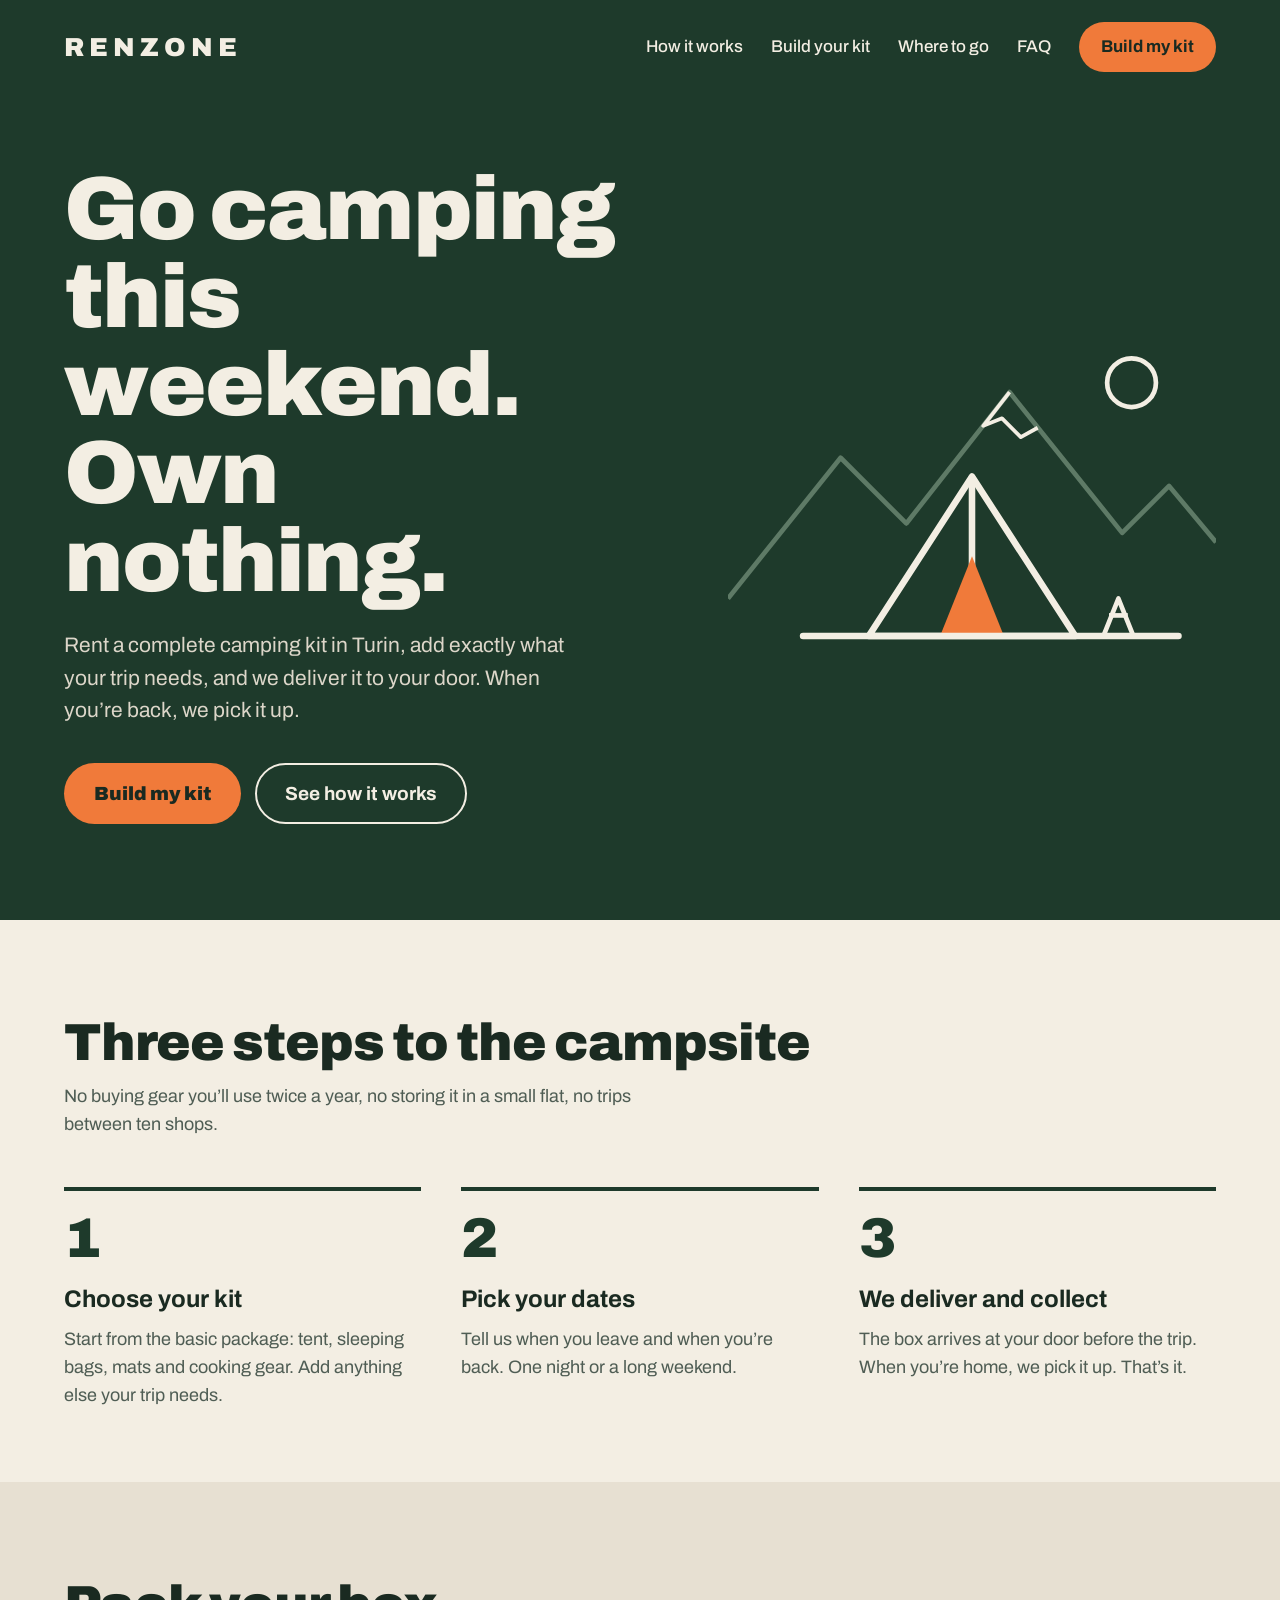
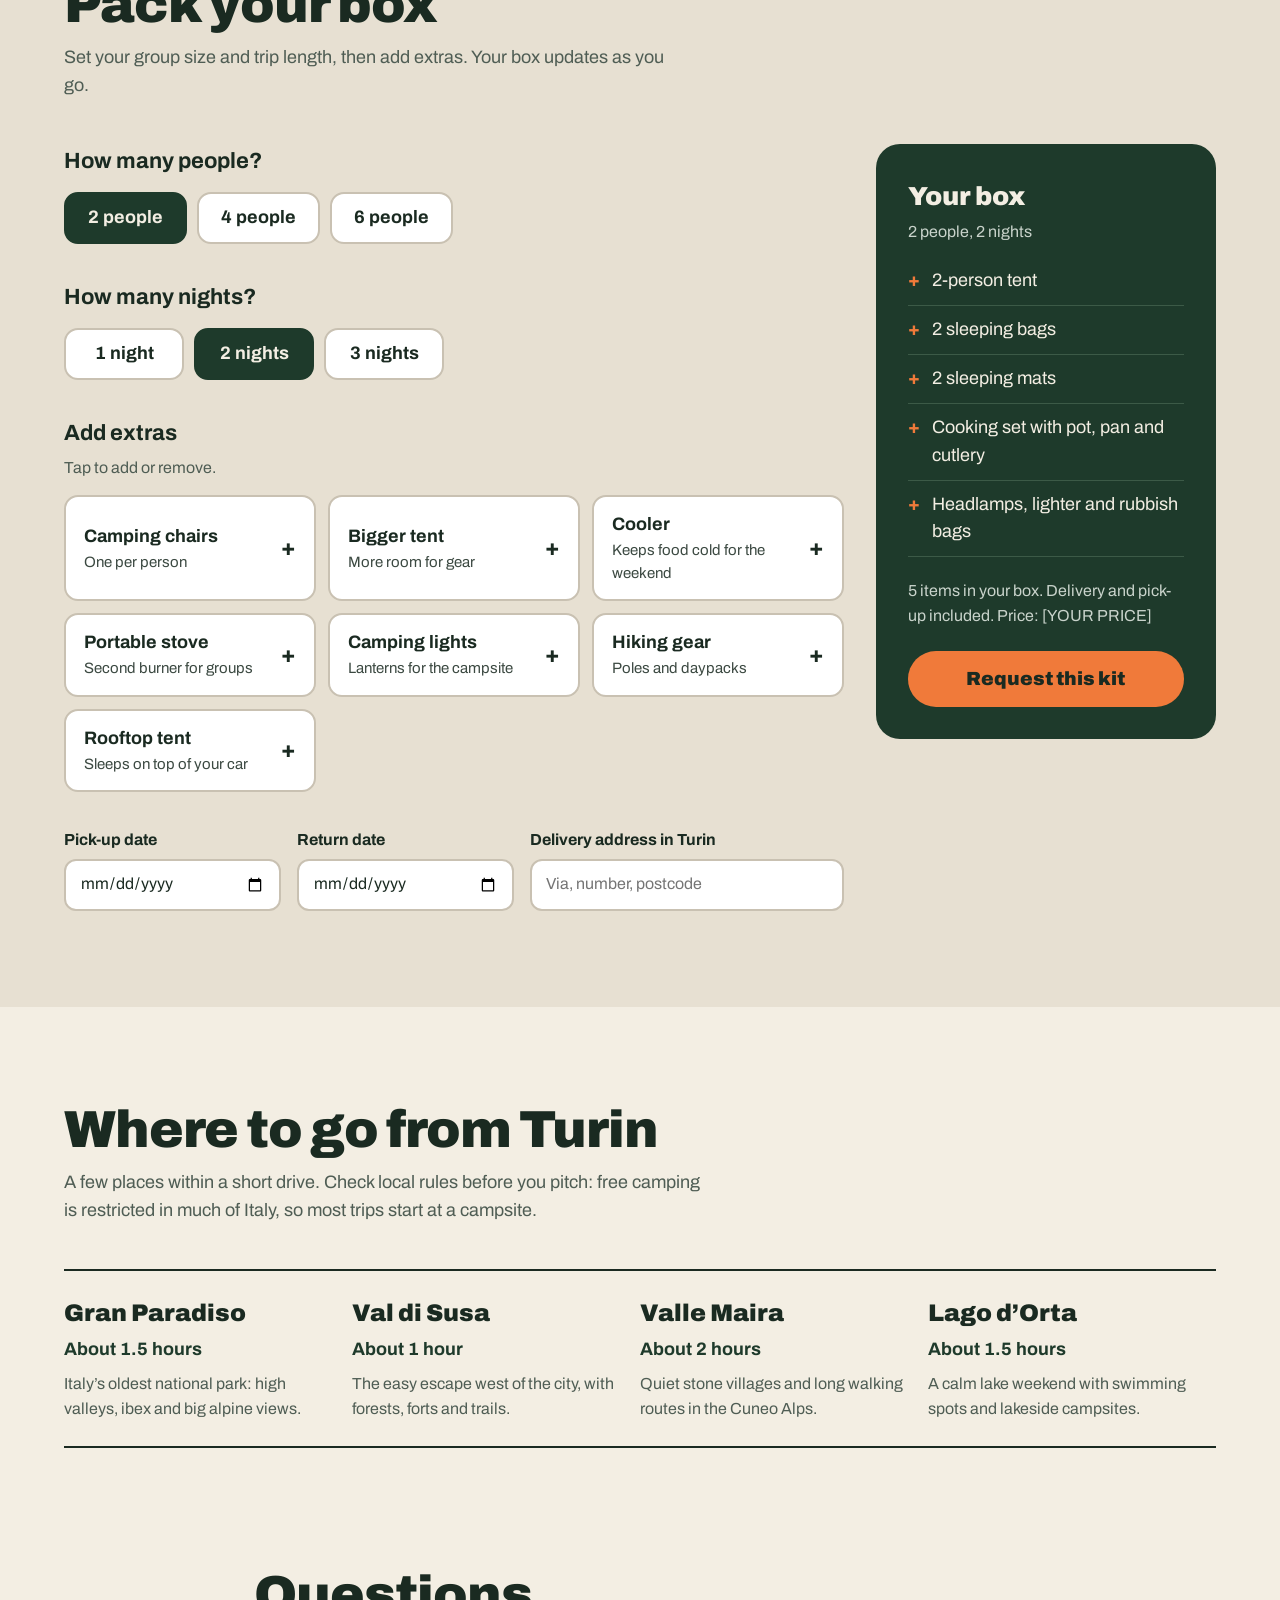
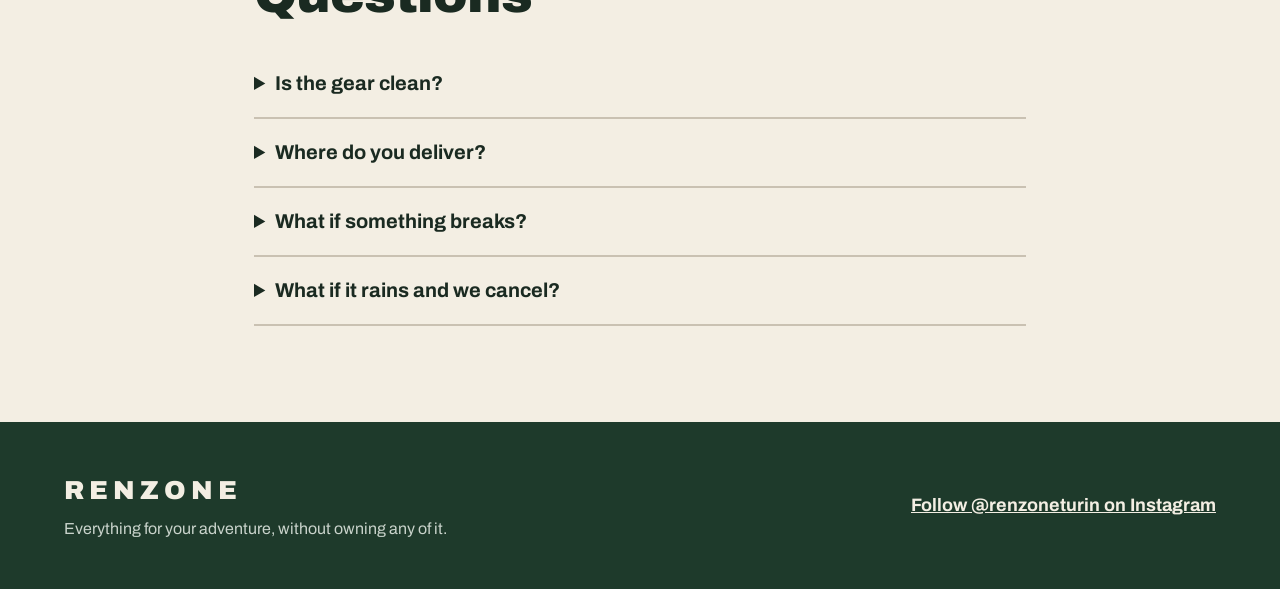
<file: index.html>
<!doctype html>
<html lang="en">
<head>
  <meta charset="utf-8">
  <meta name="viewport" content="width=device-width, initial-scale=1">
  <title>Renzone – rent your camping kit in Turin</title>
  <meta name="description" content="Rent a complete camping kit in Turin, add exactly what your trip needs, and we deliver it to your door.">
  <link rel="preconnect" href="https://fonts.googleapis.com">
  <link rel="preconnect" href="https://fonts.gstatic.com" crossorigin>
  <link rel="stylesheet" href="https://fonts.googleapis.com/css2?family=Archivo:wght@400;500;700;900&display=swap">
  <link rel="stylesheet" href="styles.css">
  <script src="script.js" defer></script>
</head>
<body>

<header class="site-header">
  <nav class="nav container" aria-label="Main">
    <a href="#top" class="wordmark">RENZONE</a>
    <div class="nav-links">
      <a href="#how">How it works</a>
      <a href="#builder">Build your kit</a>
      <a href="#spots">Where to go</a>
      <a href="#faq">FAQ</a>
      <a href="#builder" class="btn btn-accent btn-sm">Build my kit</a>
    </div>
  </nav>

  <div id="top" class="hero container">
    <div class="hero-copy">
      <h1>Go camping this weekend. Own nothing.</h1>
      <p class="hero-lead">Rent a complete camping kit in Turin, add exactly what your trip needs, and we deliver it to your door. When you’re back, we pick it up.</p>
      <div class="hero-actions">
        <a href="#builder" class="btn btn-accent btn-lg">Build my kit</a>
        <a href="#how" class="btn btn-outline btn-lg">See how it works</a>
      </div>
    </div>
    <svg class="hero-art" viewBox="0 0 520 380" fill="none" aria-hidden="true">
      <path d="M0 300 L120 150 L190 220 L300 80 L420 230 L470 180 L520 240" stroke="#5E7A66" stroke-width="5" stroke-linejoin="round"/>
      <path d="M300 80 L272 116 L292 108 L312 128 L330 118" stroke="#F3EEE3" stroke-width="4" stroke-linejoin="round"/>
      <circle cx="430" cy="70" r="26" stroke="#F3EEE3" stroke-width="5"/>
      <path d="M150 340 L260 170 L370 340 Z" stroke="#F3EEE3" stroke-width="7" stroke-linejoin="round"/>
      <path d="M260 170 L260 340" stroke="#F3EEE3" stroke-width="7"/>
      <path d="M260 255 L226 340 L294 340 Z" fill="var(--accent)"/>
      <path d="M80 340 L480 340" stroke="#F3EEE3" stroke-width="7" stroke-linecap="round"/>
      <path d="M400 340 L416 300 L432 340" stroke="#F3EEE3" stroke-width="5" stroke-linejoin="round"/>
      <path d="M406 318 L426 318" stroke="#F3EEE3" stroke-width="5"/>
    </svg>
  </div>
</header>

<main>
  <section id="how" class="section container">
    <h2>Three steps to the campsite</h2>
    <p class="section-lead">No buying gear you’ll use twice a year, no storing it in a small flat, no trips between ten shops.</p>
    <ol class="steps">
      <li>
        <div class="step-num">1</div>
        <h3>Choose your kit</h3>
        <p>Start from the basic package: tent, sleeping bags, mats and cooking gear. Add anything else your trip needs.</p>
      </li>
      <li>
        <div class="step-num">2</div>
        <h3>Pick your dates</h3>
        <p>Tell us when you leave and when you’re back. One night or a long weekend.</p>
      </li>
      <li>
        <div class="step-num">3</div>
        <h3>We deliver and collect</h3>
        <p>The box arrives at your door before the trip. When you’re home, we pick it up. That’s it.</p>
      </li>
    </ol>
  </section>

  <section id="builder" class="builder">
    <div class="container">
      <h2>Pack your box</h2>
      <p class="section-lead">Set your group size and trip length, then add extras. Your box updates as you go.</p>

      <div class="builder-layout">
        <div class="builder-form">
          <div>
            <h3>How many people?</h3>
            <div class="choice-row" data-group="people">
              <button type="button" class="choice" data-value="2" aria-pressed="true">2 people</button>
              <button type="button" class="choice" data-value="4" aria-pressed="false">4 people</button>
              <button type="button" class="choice" data-value="6" aria-pressed="false">6 people</button>
            </div>
          </div>

          <div>
            <h3>How many nights?</h3>
            <div class="choice-row" data-group="nights">
              <button type="button" class="choice" data-value="1" aria-pressed="false">1 night</button>
              <button type="button" class="choice" data-value="2" aria-pressed="true">2 nights</button>
              <button type="button" class="choice" data-value="3" aria-pressed="false">3 nights</button>
            </div>
          </div>

          <div>
            <h3 class="tight">Add extras</h3>
            <p class="hint">Tap to add or remove.</p>
            <div class="addons" id="addons"></div>
          </div>

          <div class="fields">
            <label class="field">Pick-up date
              <input type="date" name="pickup">
            </label>
            <label class="field">Return date
              <input type="date" name="return">
            </label>
            <label class="field field-wide">Delivery address in Turin
              <input type="text" name="address" placeholder="Via, number, postcode" autocomplete="street-address">
            </label>
          </div>
        </div>

        <aside class="box" aria-live="polite">
          <div id="box-summary">
            <h3>Your box</h3>
            <p class="box-sub" data-trip-line></p>
            <ul class="box-list" id="box-list"></ul>
            <p class="box-note"><span id="count-line"></span> Delivery and pick-up included. Price: [YOUR PRICE]</p>
            <button type="button" class="btn btn-accent btn-block" id="send">Request this kit</button>
          </div>
          <div id="box-sent" hidden>
            <h3>Kit requested</h3>
            <p class="box-confirm">We’ve got your request for <span data-trip-line></span>. We’ll message you to confirm the delivery time.</p>
            <button type="button" class="btn btn-outline btn-block" id="edit">Change my kit</button>
          </div>
        </aside>
      </div>
    </div>
  </section>

  <section id="spots" class="section container">
    <h2>Where to go from Turin</h2>
    <p class="section-lead wide">A few places within a short drive. Check local rules before you pitch: free camping is restricted in much of Italy, so most trips start at a campsite.</p>
    <div class="spots">
      <div class="spot">
        <h3>Gran Paradiso</h3>
        <p class="spot-time">About 1.5 hours</p>
        <p>Italy’s oldest national park: high valleys, ibex and big alpine views.</p>
      </div>
      <div class="spot">
        <h3>Val di Susa</h3>
        <p class="spot-time">About 1 hour</p>
        <p>The easy escape west of the city, with forests, forts and trails.</p>
      </div>
      <div class="spot">
        <h3>Valle Maira</h3>
        <p class="spot-time">About 2 hours</p>
        <p>Quiet stone villages and long walking routes in the Cuneo Alps.</p>
      </div>
      <div class="spot">
        <h3>Lago d’Orta</h3>
        <p class="spot-time">About 1.5 hours</p>
        <p>A calm lake weekend with swimming spots and lakeside campsites.</p>
      </div>
    </div>
  </section>

  <section id="faq" class="faq container">
    <h2>Questions</h2>
    <details>
      <summary>Is the gear clean?</summary>
      <p>Every item is checked and cleaned after each rental. [Confirm your cleaning process]</p>
    </details>
    <details>
      <summary>Where do you deliver?</summary>
      <p>Turin and the surrounding area. [Add your exact delivery zone]</p>
    </details>
    <details>
      <summary>What if something breaks?</summary>
      <p>Tell us when we collect the kit and we’ll sort it out together. [Add your deposit or damage policy]</p>
    </details>
    <details>
      <summary>What if it rains and we cancel?</summary>
      <p>[Add your cancellation policy]</p>
    </details>
  </section>
</main>

<footer class="site-footer">
  <div class="footer-inner container">
    <div>
      <div class="wordmark">RENZONE</div>
      <p>Everything for your adventure, without owning any of it.</p>
    </div>
    <a href="https://www.instagram.com/renzoneturin">Follow @renzoneturin on Instagram</a>
  </div>
</footer>

</body>
</html>
</file>
<file: styles.css>
:root {
  --accent: #F07A3A;
  --forest: #1E3A2B;
  --forest-dark: #0F2118;
  --cream: #F3EEE3;
  --sand: #E7E0D2;
  --ink: #1A2A21;
  --muted: #4F5D54;
  --cream-muted: #DCD6C9;
  --sage-muted: #C9D3CB;
  --line: #C9C1B2;
  --box-line: #3C5A47;
  --white: #FFFFFF;
  --font: 'Archivo', 'Helvetica Neue', Arial, sans-serif;
}

*, *::before, *::after { box-sizing: border-box; }

html { scroll-behavior: smooth; }

body {
  margin: 0;
  background: var(--cream);
  color: var(--ink);
  font-family: var(--font);
  font-size: 18px;
  line-height: 1.55;
}

a { color: var(--forest); }
a:hover { color: var(--forest-dark); }

button:focus-visible,
a:focus-visible,
input:focus-visible,
summary:focus-visible {
  outline: 3px solid var(--accent);
  outline-offset: 3px;
}

.container {
  max-width: 1200px;
  margin: 0 auto;
  padding-left: 24px;
  padding-right: 24px;
}

h1, h2, h3 { margin: 0; }

h2 {
  margin-bottom: 12px;
  font-size: clamp(34px, 4.5vw, 52px);
  line-height: 1.05;
  font-weight: 900;
  letter-spacing: -1px;
}

.section-lead {
  margin: 0 0 44px;
  max-width: 600px;
  color: var(--muted);
}
.section-lead.wide { max-width: 640px; }

/* Buttons */
.btn {
  display: inline-flex;
  align-items: center;
  justify-content: center;
  border-radius: 999px;
  text-decoration: none;
  font: inherit;
  cursor: pointer;
}
.btn-accent {
  background: var(--accent);
  color: var(--ink);
  border: 0;
  font-weight: 900;
}
.btn-accent:hover { color: var(--ink); }
.btn-outline {
  background: transparent;
  color: var(--cream);
  border: 2px solid var(--cream);
  font-weight: 700;
}
.btn-outline:hover { color: var(--cream); }
.btn-sm { font-weight: 700; padding: 12px 22px; min-height: 44px; }
.btn-lg { font-size: 19px; padding: 16px 30px; }
.btn-outline.btn-lg { padding: 14px 28px; }
.btn-block { width: 100%; min-height: 56px; font-size: 19px; }
.btn-outline.btn-block { min-height: 52px; font-size: 18px; }

/* Header */
.site-header { background: var(--forest); color: var(--cream); }

.nav {
  padding-top: 22px;
  padding-bottom: 22px;
  display: flex;
  flex-wrap: wrap;
  align-items: center;
  justify-content: space-between;
  gap: 16px;
}

.wordmark {
  color: var(--cream);
  text-decoration: none;
  font-size: 26px;
  font-weight: 900;
  letter-spacing: 5px;
}
.wordmark:hover { color: var(--cream); }

.nav-links {
  display: flex;
  flex-wrap: wrap;
  align-items: center;
  gap: 28px;
  font-size: 17px;
  font-weight: 500;
}
.nav-links a:not(.btn) { color: var(--cream); text-decoration: none; }

.hero {
  padding-top: 72px;
  padding-bottom: 96px;
  display: flex;
  flex-wrap: wrap;
  align-items: center;
  gap: 56px;
}
.hero-copy { flex: 1 1 480px; min-width: 0; }
.hero h1 {
  margin-bottom: 24px;
  font-size: clamp(48px, 7vw, 92px);
  line-height: 0.98;
  font-weight: 900;
  letter-spacing: -2px;
}
.hero-lead {
  margin: 0 0 36px;
  font-size: 21px;
  max-width: 520px;
  color: var(--cream-muted);
}
.hero-actions { display: flex; flex-wrap: wrap; gap: 14px; }
.hero-art { flex: 1 1 360px; max-width: 520px; width: 100%; height: auto; }

/* Sections */
.section { padding-top: 96px; padding-bottom: 72px; }

/* How it works */
#how .section-lead { margin-bottom: 48px; }
.steps {
  list-style: none;
  margin: 0;
  padding: 0;
  display: grid;
  grid-template-columns: repeat(auto-fit, minmax(260px, 1fr));
  gap: 40px;
}
.steps li { border-top: 4px solid var(--forest); padding-top: 20px; }
.step-num {
  font-size: 56px;
  font-weight: 900;
  line-height: 1;
  color: var(--forest);
  margin-bottom: 14px;
}
.steps h3 { margin-bottom: 8px; font-size: 24px; font-weight: 700; }
.steps p { margin: 0; color: var(--muted); }

/* Kit builder */
.builder { background: var(--sand); padding: 96px 0; }

.builder-layout {
  display: flex;
  flex-wrap: wrap;
  gap: 32px;
  align-items: flex-start;
}
.builder-form {
  flex: 999 1 560px;
  min-width: 0;
  display: flex;
  flex-direction: column;
  gap: 36px;
}
.builder-form h3 { margin-bottom: 14px; font-size: 22px; font-weight: 700; }
.builder-form h3.tight { margin-bottom: 6px; }
.hint { margin: 0 0 14px; color: var(--muted); font-size: 16px; }

.choice-row { display: flex; flex-wrap: wrap; gap: 10px; }

.choice,
.addon {
  font: inherit;
  border-radius: 14px;
  border: 2px solid var(--line);
  background: var(--white);
  color: var(--ink);
  cursor: pointer;
}
.choice[aria-pressed="true"],
.addon[aria-pressed="true"] {
  border-color: var(--forest);
  background: var(--forest);
  color: var(--cream);
}

.choice {
  font-weight: 700;
  font-size: 18px;
  min-width: 120px;
  min-height: 52px;
  padding: 0 22px;
}

.addons {
  display: grid;
  grid-template-columns: repeat(auto-fill, minmax(230px, 1fr));
  gap: 12px;
}
.addon {
  text-align: left;
  min-height: 76px;
  padding: 14px 18px;
  display: flex;
  justify-content: space-between;
  align-items: center;
  gap: 12px;
}
.addon-text { display: flex; flex-direction: column; }
.addon-name { font-weight: 700; font-size: 18px; }
.addon-detail { font-size: 15px; opacity: 0.85; }
.addon-mark { font-weight: 900; font-size: 22px; }

.fields { display: flex; flex-wrap: wrap; gap: 16px; }
.field {
  display: flex;
  flex-direction: column;
  gap: 6px;
  font-weight: 700;
  font-size: 16px;
  flex: 1 1 200px;
}
.field-wide { flex: 2 1 280px; }
.field input {
  font: inherit;
  font-weight: 400;
  min-height: 52px;
  padding: 0 14px;
  border-radius: 12px;
  border: 2px solid var(--line);
  background: var(--white);
  color: var(--ink);
}

.box {
  flex: 1 1 340px;
  min-width: 0;
  background: var(--forest);
  color: var(--cream);
  border-radius: 24px;
  padding: 32px;
}
.box h3 { font-size: 26px; font-weight: 900; margin-bottom: 4px; }
#box-sent h3 { margin-bottom: 10px; }
.box-sub { margin: 0 0 22px; color: var(--sage-muted); font-size: 16px; }
.box-list {
  list-style: none;
  margin: 0 0 22px;
  padding: 0;
  display: flex;
  flex-direction: column;
  gap: 10px;
}
.box-list li {
  display: flex;
  gap: 12px;
  align-items: baseline;
  border-bottom: 1px solid var(--box-line);
  padding-bottom: 10px;
}
.box-list .plus { color: var(--accent); font-weight: 900; }
.box-note { margin: 0 0 22px; font-size: 16px; color: var(--sage-muted); }
.box-confirm { margin: 0 0 24px; color: var(--cream-muted); }

/* Where to go */
.spots {
  display: grid;
  grid-template-columns: repeat(auto-fit, minmax(250px, 1fr));
  border-top: 2px solid var(--ink);
}
.spot { padding: 24px 24px 24px 0; border-bottom: 2px solid var(--ink); }
.spot h3 { margin-bottom: 4px; font-size: 24px; font-weight: 900; }
.spot p { margin: 0; color: var(--muted); font-size: 16px; }
.spot .spot-time {
  margin-bottom: 8px;
  font-weight: 700;
  color: var(--forest);
  font-size: 18px;
}

/* FAQ */
.faq { max-width: 820px; padding-top: 48px; padding-bottom: 96px; }
.faq h2 { margin-bottom: 28px; }
.faq details { border-bottom: 2px solid var(--line); padding: 18px 0; }
.faq summary { cursor: pointer; font-weight: 700; font-size: 20px; }
.faq details p { margin: 12px 0 0; color: var(--muted); }

/* Footer */
.site-footer { background: var(--forest); color: var(--cream); }
.footer-inner {
  padding-top: 48px;
  padding-bottom: 48px;
  display: flex;
  flex-wrap: wrap;
  justify-content: space-between;
  align-items: center;
  gap: 24px;
}
.footer-inner p { margin: 6px 0 0; color: var(--sage-muted); font-size: 16px; }
.footer-inner a { color: var(--cream); font-weight: 700; font-size: 18px; }
</file>
